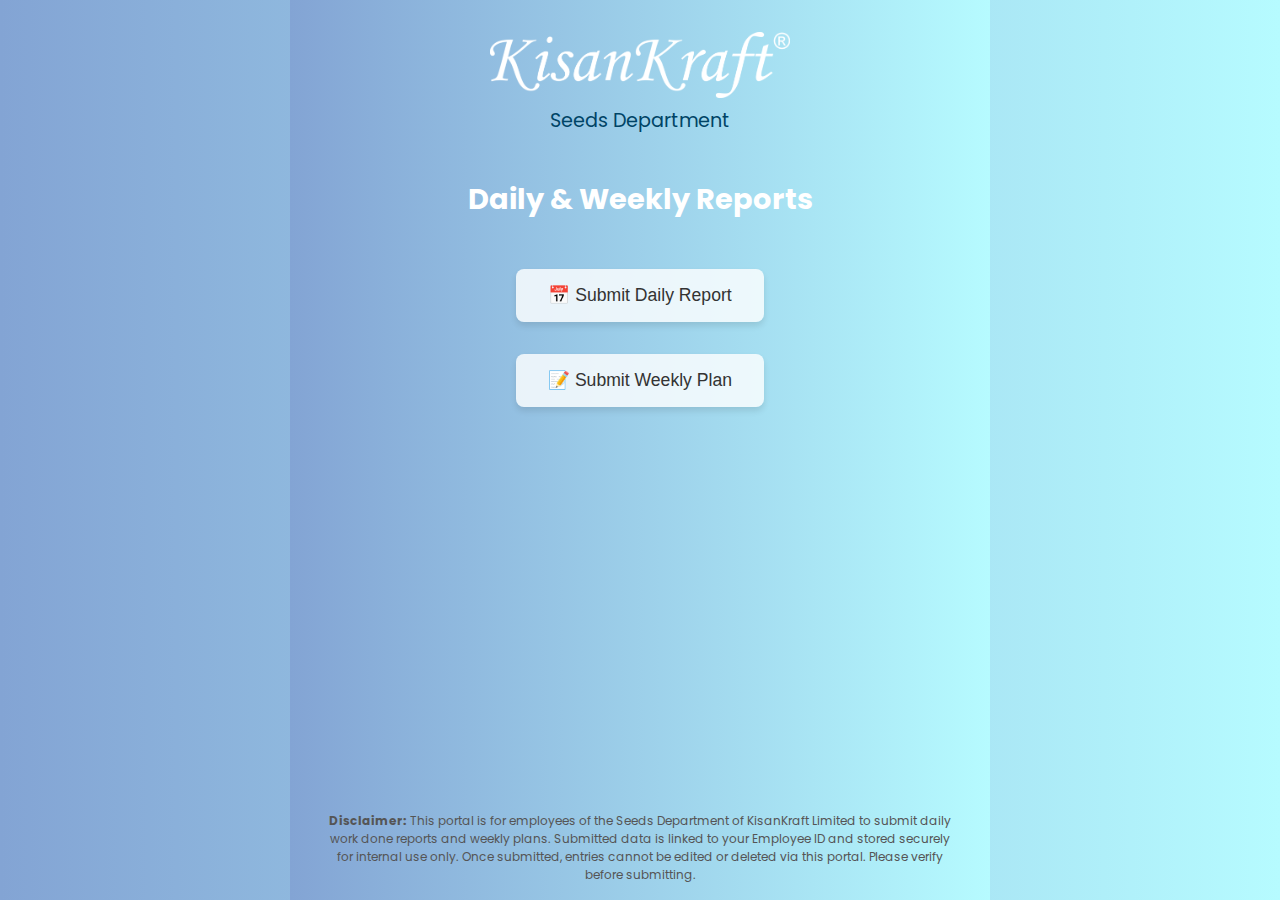
<file: index.html>
<!DOCTYPE html>
<html lang="en">
<head>
  <meta charset="UTF-8" />
  <meta name="viewport" content="width=device-width, initial-scale=1.0" />
  <title>KKL Work Reports</title>
  <link href="https://fonts.googleapis.com/css2?family=Poppins&display=swap" rel="stylesheet">
  <style>
    * {
      box-sizing: border-box;
    }

    html, body {
      font-family: 'Poppins', sans-serif;
      background: linear-gradient(to right, #83a4d4, #b6fbff);
      margin: 0;
      padding: 0;
      min-height: 100vh;
      display: flex;
      flex-direction: column;
      align-items: center;
    }

    body {
      justify-content: space-between;
    }

    main {
      display: flex;
      flex-direction: column;
      align-items: center;
      padding: 2rem;
      width: 100%;
    }

    .logo-img {
      width: 300px;
      max-width: 80%;
      margin-bottom: 0.5rem;
    }

    .subtitle {
      font-size: 1.2rem;
      color: #004466;
      margin-bottom: 1.5rem;
      text-align: center;
    }

    h1 {
      font-size: 1.8rem;
      color: #fff;
      margin-bottom: 2rem;
      text-align: center;
      width: 100%;
    }

    .button {
      background-color: #ffffffcc;
      color: #333;
      border: none;
      padding: 1rem 2rem;
      margin: 1rem;
      font-size: 1.1rem;
      border-radius: 8px;
      cursor: pointer;
      box-shadow: 0 4px 6px rgba(0,0,0,0.1);
      transition: all 0.3s ease;
    }

    .button:hover {
      background-color: #f0f0f0;
      transform: scale(1.05);
    }

    footer {
      font-size: 0.75rem;
      color: #555;
      background-color: transparent;
      text-align: center;
      padding: 1rem 2rem;
      width: 100%;
      max-width: 700px;
      position: relative;
      bottom: 0;
    }
  </style>
</head>
<body>

  <main>
    <!-- Logo Image -->
    <img src="logo.png" alt="KisanKraft Logo" class="logo-img" />

    <!-- Subtitle -->
    <div class="subtitle">Seeds Department</div>

    <!-- Main Heading -->
    <h1>Daily & Weekly Reports</h1>

    <!-- Buttons -->
    <button class="button" onclick="location.href='daily.html'">📅 Submit Daily Report</button>
    <button class="button" onclick="location.href='weekly.html'">📝 Submit Weekly Plan</button>
  </main>

  <!-- Footer Disclaimer -->
  <footer>
    <strong>Disclaimer:</strong> This portal is for employees of the Seeds Department of KisanKraft Limited to submit daily work done reports and weekly plans. Submitted data is linked to your Employee ID and stored securely for internal use only. Once submitted, entries cannot be edited or deleted via this portal. Please verify before submitting.
  </footer>

</body>
</html>
</file>
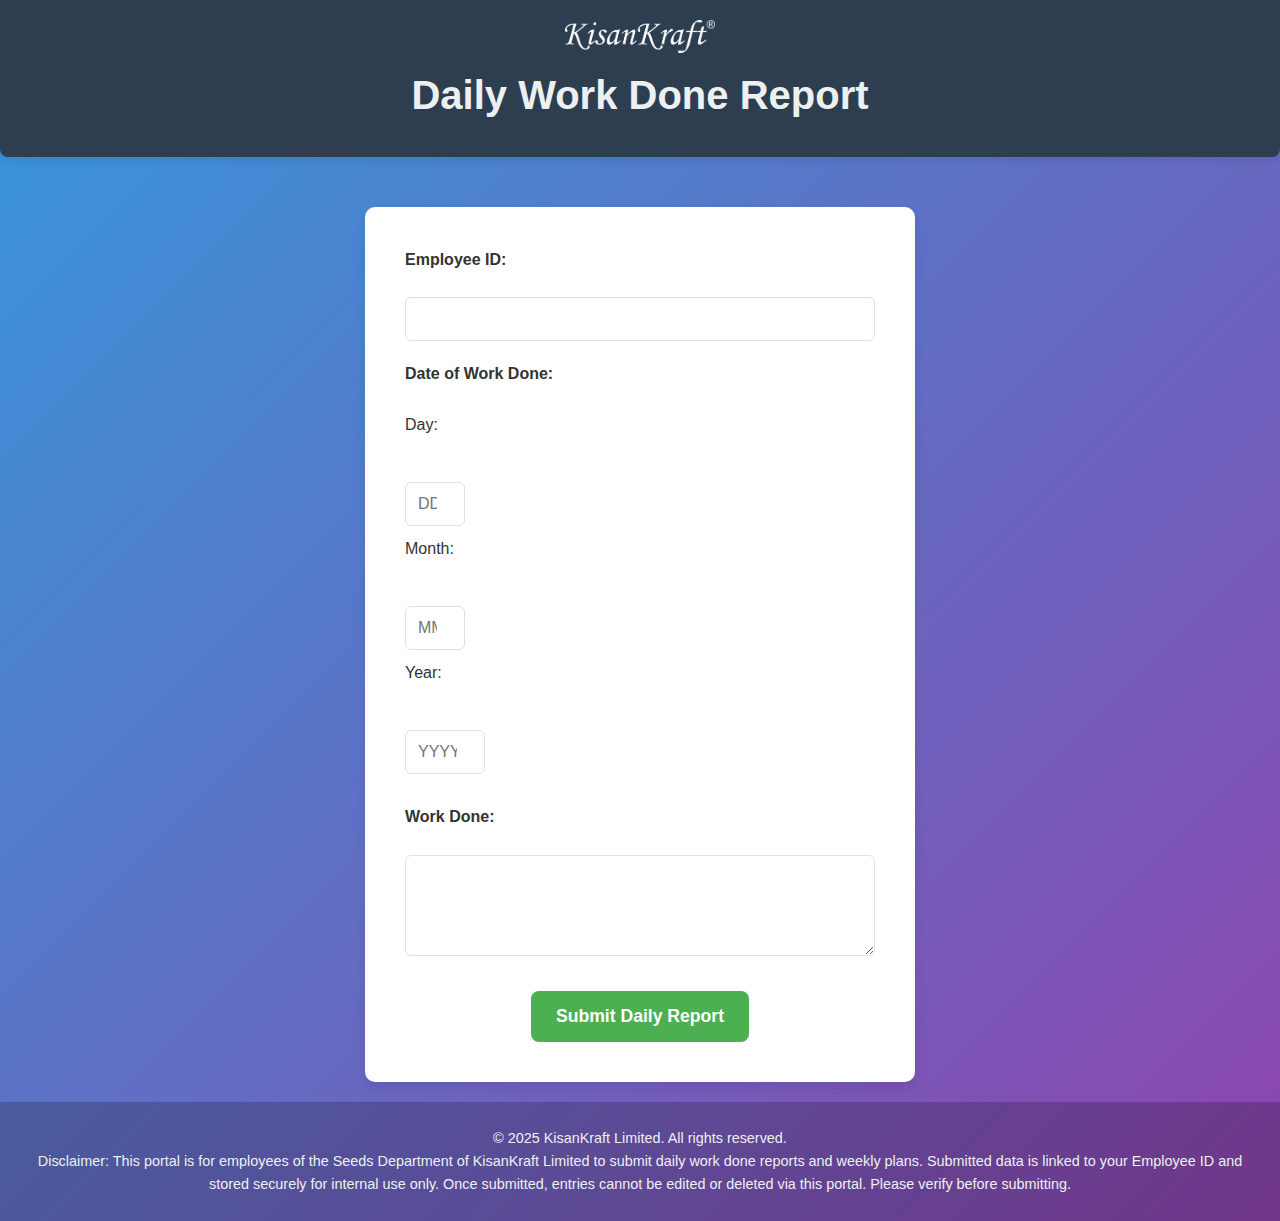
<file: daily.html>
<!DOCTYPE html>
<html lang="en">
<head>
    <meta charset="UTF-8">
    <meta name="viewport" content="width=device-width, initial-scale=1.0">
    <title>Daily Report</title>
    <link rel="stylesheet" href="style.css"> 
</head>
<body>
    <header>
        <img src="logo.png" alt="KisanKraft Limited Logo" class="header-logo-small">
        <h1>Daily Work Done Report</h1>
    </header>

    <main>
        <form id="daily-report-form" 
              action="https://docs.google.com/forms/d/e/1FAIpQLSeVIqmlE9FHCmCz8XQ3NbQKqLhPmcChgfE3b_SYAhkARtUlrg/formResponse" 
              method="POST" 
              target="google-form-iframe">

            <label for="employeeId">Employee ID:</label>
            <input type="number" id="employeeId" name="entry.1107464652" required>

            <label>Date of Work Done:</label>
            <div class="date-inputs">
                <label for="date_day">Day:</label>
                <input type="number" id="date_day" name="entry.1121565543_day" placeholder="DD" min="1" max="31" required style="width: 60px;">
                
                <label for="date_month">Month:</label>
                <input type="number" id="date_month" name="entry.1121565543_month" placeholder="MM" min="1" max="12" required style="width: 60px;">
                
                <label for="date_year">Year:</label>
                <input type="number" id="date_year" name="entry.1121565543_year" placeholder="YYYY" min="1900" max="2100" required style="width: 80px;">
            </div>

            <label for="workDone">Work Done:</label>
            <textarea id="workDone" name="entry.1252353547" rows="5" required></textarea>

            <button type="submit">Submit Daily Report</button>
        </form>
    </main>

    <footer>
        <p>&copy; 2025 KisanKraft Limited. All rights reserved.</p>
        <p class="disclaimer">
            Disclaimer: This portal is for employees of the Seeds Department of KisanKraft Limited to submit daily work done reports and weekly plans. Submitted data is linked to your Employee ID and stored securely for internal use only. Once submitted, entries cannot be edited or deleted via this portal. Please verify before submitting.
        </p>
    </footer>

    <iframe name="google-form-iframe" style="display:none;"></iframe>

    <div id="confirmationPopup" class="confirmation-popup">
        <div class="confirmation-content">
            <h2>Success!</h2>
            <p>Your report has been submitted successfully!</p>
            <button id="closePopupBtn">OK</button>
        </div>
    </div>

    <script src="script.js"></script> 
</body>
</html>
</file>
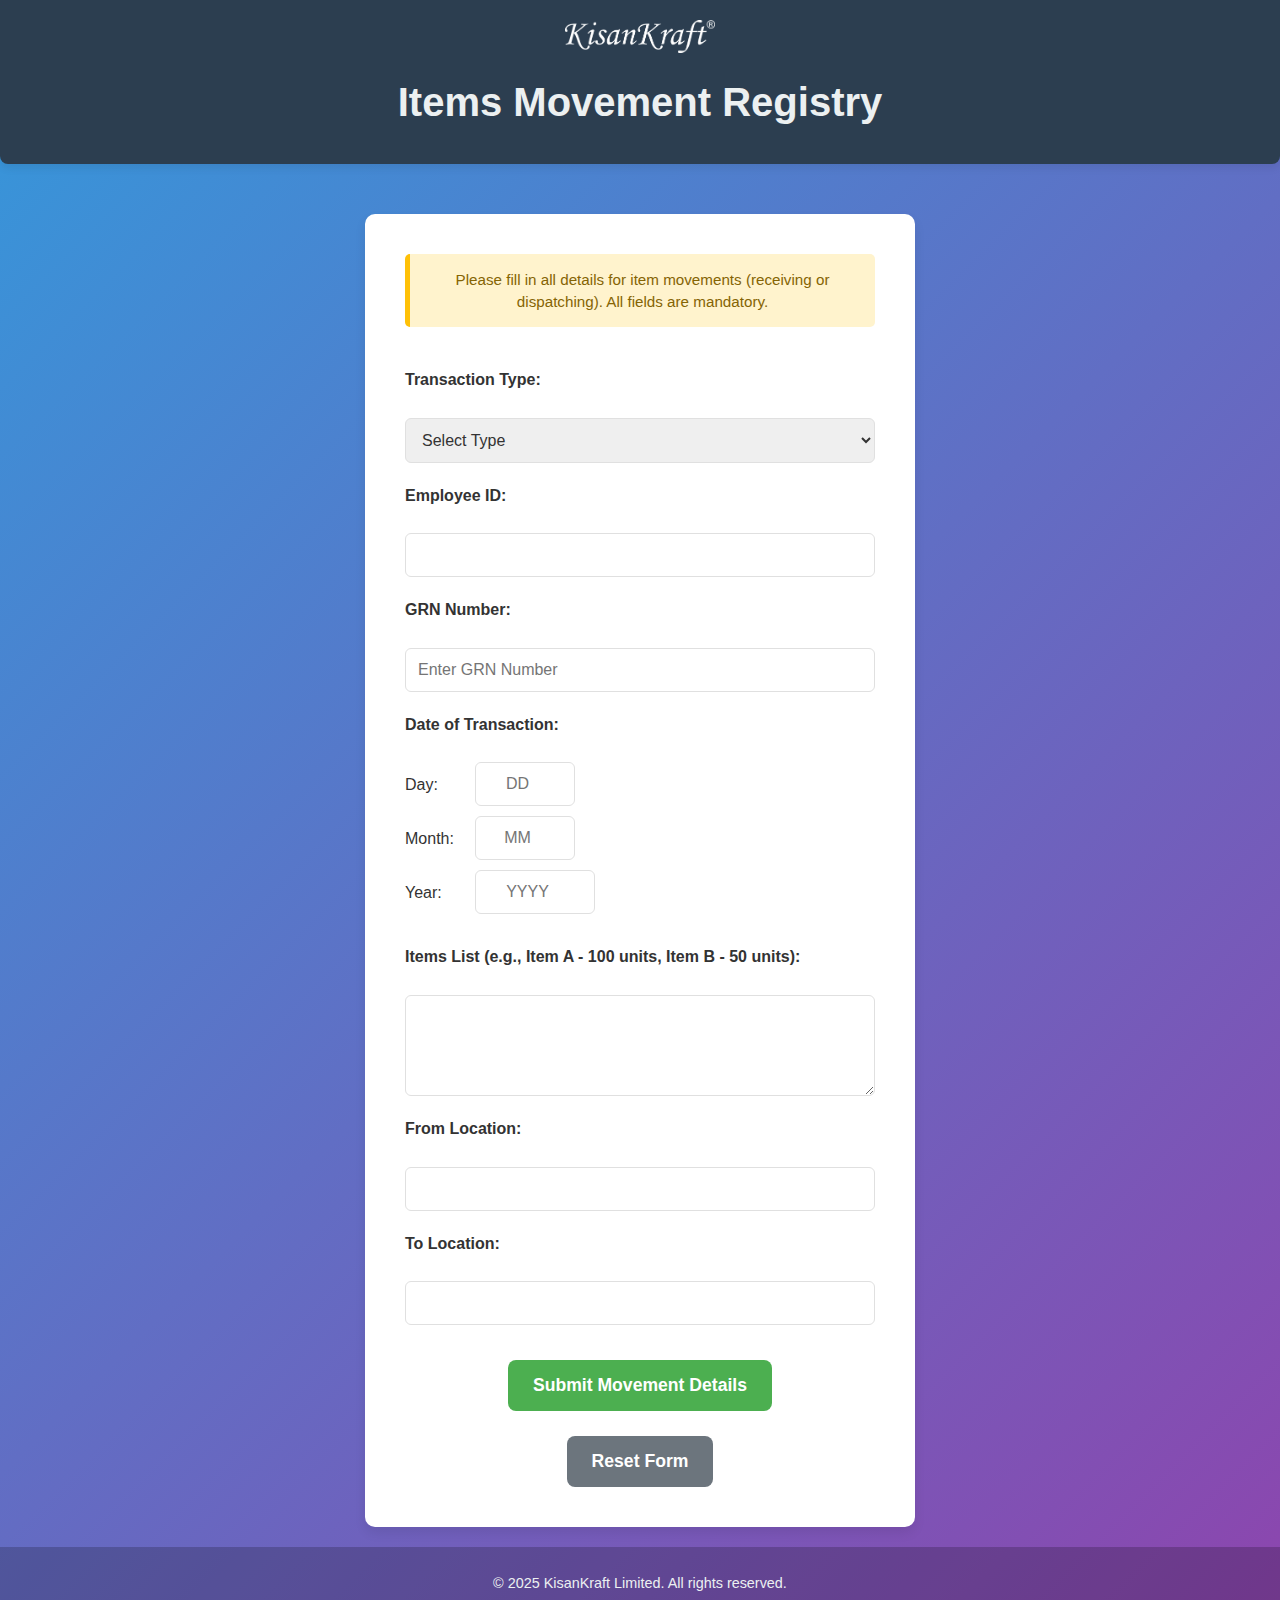
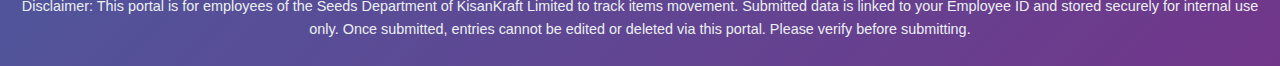
<file: grn.html>
<!DOCTYPE html>
<html lang="en">
<head>
    <meta charset="UTF-8">
    <meta name="viewport" content="width=device-width, initial-scale=1.0">
    <title>Items Movement Registry</title> <link rel="stylesheet" href="style.css"> 
     <link rel="icon" type="image/x-icon" href="/reports/favicon.ico">
     <link rel="apple-touch-icon" href="/reports/logo.png">
</head>
<body>
    <header>
        <a href="index.html">
            <img src="logo.png" alt="KisanKraft Limited Logo" class="header-logo-small">
        </a>
        <h1>Items Movement Registry</h1> </header>

    <main>
        <form id="grn-form" 
              action="https://docs.google.com/forms/d/e/1FAIpQLSeGXkyzIyldgZLbkmk5bybrNgGkd4nti8L0gPdAdxPWBosZLQ/formResponse" 
              method="POST" 
              target="google-form-iframe">

            <div class="form-guidance">
                Please fill in all details for item movements (receiving or dispatching). All fields are mandatory.
            </div>

            <label for="transactionType">Transaction Type:</label>
            <select id="transactionType" name="entry.330592842" required>
                <option value="">Select Type</option>
                <option value="Receiving">Receiving</option>
                <option value="Dispatching">Dispatching</option>
            </select>

            <label for="employeeId">Employee ID:</label>
            <input type="text" id="employeeId" name="entry.1542419140" required>

            <label for="grnNumber">GRN Number:</label>
            <input type="text" id="grnNumber" name="entry.1346210815" placeholder="Enter GRN Number" required>

            <label>Date of Transaction:</label>
            <div class="date-inputs">
                <div>
                    <label for="grn_date_day">Day:</label>
                    <input type="number" id="grn_date_day" name="entry.1832998449_day" placeholder="DD" min="1" max="31" required>
                </div>
                
                <div>
                    <label for="grn_date_month">Month:</label>
                    <input type="number" id="grn_date_month" name="entry.1832998449_month" placeholder="MM" min="1" max="12" required>
                </div>
                
                <div>
                    <label for="grn_date_year">Year:</label>
                    <input type="number" id="grn_date_year" name="entry.1832998449_year" placeholder="YYYY" min="1900" max="2100" required>
                </div>
            </div>

            <label for="itemsList">Items List (e.g., Item A - 100 units, Item B - 50 units):</label>
            <textarea id="itemsList" name="entry.689963996" rows="5" required></textarea>

            <label for="fromLocation">From Location:</label>
            <input type="text" id="fromLocation" name="entry.1161717631" required>

            <label for="toLocation">To Location:</label>
            <input type="text" id="toLocation" name="entry.977582924" required>

            <button type="submit">Submit Movement Details</button>
            <button type="button" id="resetGrnFormBtn" class="reset-btn">Reset Form</button>
        </form>
    </main>

    <footer>
        <p>&copy; 2025 KisanKraft Limited. All rights reserved.</p>
        <p class="disclaimer">
            Disclaimer: This portal is for employees of the Seeds Department of KisanKraft Limited to track items movement. Submitted data is linked to your Employee ID and stored securely for internal use only. Once submitted, entries cannot be edited or deleted via this portal. Please verify before submitting.
        </p>
    </footer>

    <iframe name="google-form-iframe" style="display:none;"></iframe>

    <div id="confirmationPopup" class="confirmation-popup">
        <div class="confirmation-content">
            <h2>Success!</h2>
            <p>Your report has been submitted successfully!</p>
            <button id="closePopupBtn">OK</button>
        </div>
    </div>

    <script src="script.js"></script> 
</body>
</html>
</file>
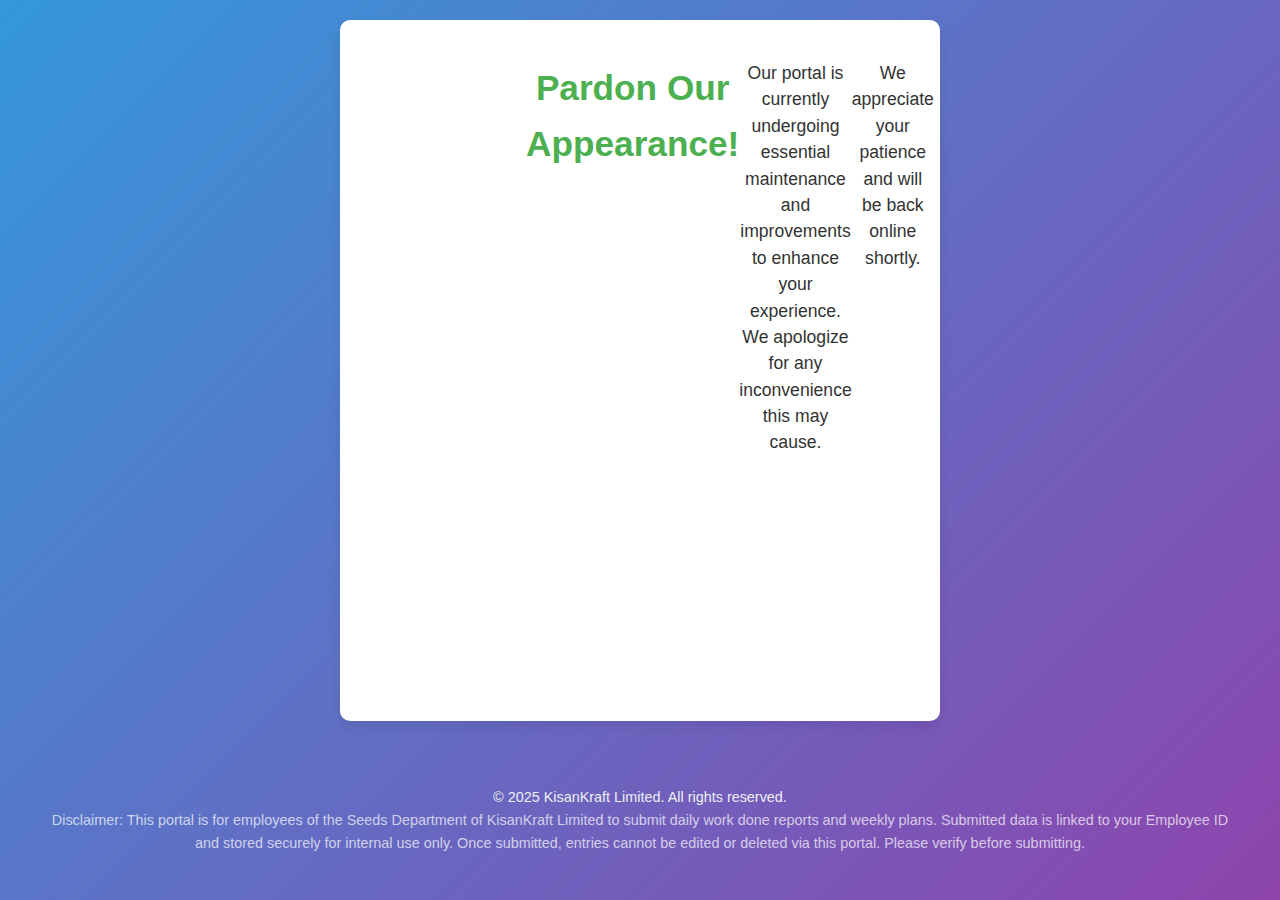
<file: maintenance.html>
<!DOCTYPE html>
<html lang="en">
<head>
    <meta charset="UTF-8">
    <meta name="viewport" content="width=device-width, initial-scale=1.0">
    <title>Portal Under Maintenance</title>
    <link rel="stylesheet" href="style.css"> 
    <style>
        /* Specific styles for the maintenance page to override/adjust general styles */
        body {
            display: flex;
            flex-direction: column;
            justify-content: center;
            align-items: center;
            min-height: 100vh; /* Ensure it takes full viewport height */
            text-align: center;
            padding: 20px;
        }

        .maintenance-container {
            background-color: var(--background-white);
            padding: 40px;
            border-radius: 10px;
            box-shadow: 0 6px 12px var(--shadow-light);
            max-width: 600px;
            width: 100%;
            margin: auto; /* Center the container */
        }

        .maintenance-container img {
            max-width: 180px; /* Adjust logo size for maintenance page */
            height: auto;
            margin-bottom: 25px;
        }

        .maintenance-container h1 {
            font-size: 2.2em;
            color: var(--primary-color);
            margin-bottom: 15px;
        }

        .maintenance-container p {
            font-size: 1.1em;
            color: var(--secondary-color);
            margin-bottom: 25px;
            line-height: 1.5;
        }

        footer {
            margin-top: 40px; /* Push footer down */
            background: none; /* Remove background for maintenance footer */
            color: var(--hero-text-light); /* Keep text light on body gradient */
        }

        .disclaimer {
            color: rgba(255, 255, 255, 0.7); /* Slightly lighter disclaimer text */
        }

        /* Responsive adjustments for maintenance page */
        @media (max-width: 768px) {
            .maintenance-container {
                padding: 30px;
            }
            .maintenance-container h1 {
                font-size: 1.8em;
            }
            .maintenance-container p {
                font-size: 1em;
            }
            .maintenance-container img {
                max-width: 150px;
            }
        }

        @media (max-width: 480px) {
            .maintenance-container {
                padding: 20px;
            }
            .maintenance-container h1 {
                font-size: 1.5em;
            }
            .maintenance-container p {
                font-size: 0.9em;
            }
            .maintenance-container img {
                max-width: 120px;
            }
        }
    </style>
</head>
<body>
    <main class="maintenance-container">
        <img src="logo.png" alt="KisanKraft Limited Logo">
        <h1>Pardon Our Appearance!</h1>
        <p>
            Our portal is currently undergoing essential maintenance and improvements to enhance your experience. 
            We apologize for any inconvenience this may cause.
        </p>
        <p>
            We appreciate your patience and will be back online shortly.
        </p>
    </main>

    <footer>
        <p>&copy; 2025 KisanKraft Limited. All rights reserved.</p>
        <p class="disclaimer">
            Disclaimer: This portal is for employees of the Seeds Department of KisanKraft Limited to submit daily work done reports and weekly plans. Submitted data is linked to your Employee ID and stored securely for internal use only. Once submitted, entries cannot be edited or deleted via this portal. Please verify before submitting.
        </p>
    </footer>
</body>
</html>
</file>
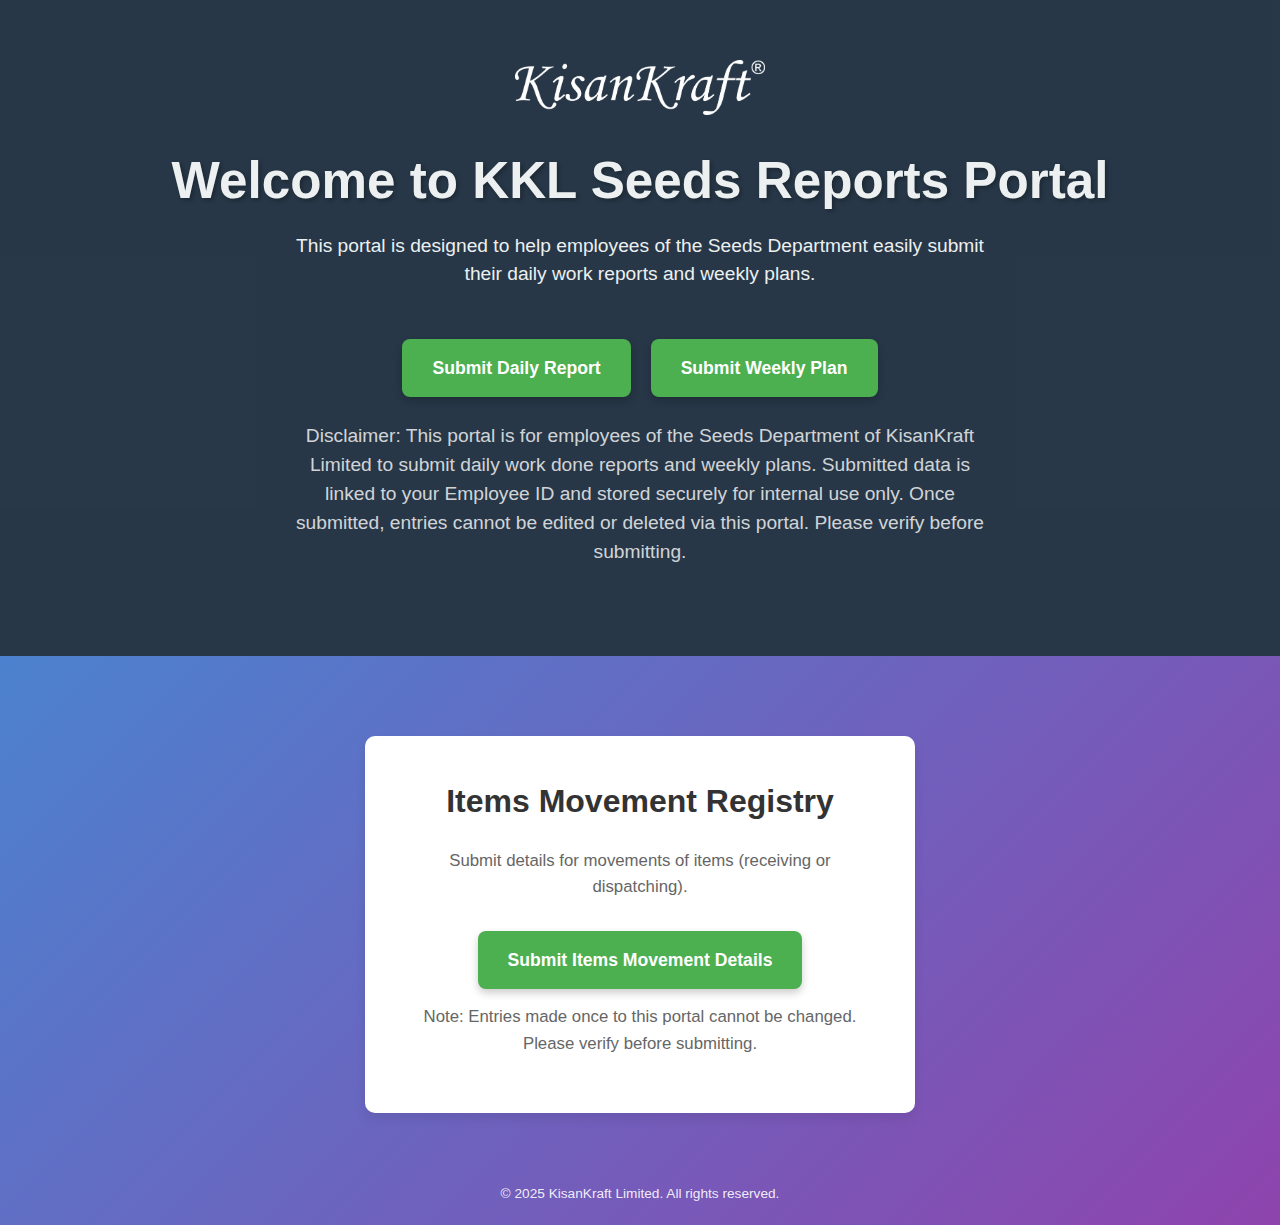
<file: original_index.html>
<!DOCTYPE html>
<html lang="en">
<head>
    <meta charset="UTF-8">
    <meta name="viewport" content="width=device-width, initial-scale=1.0">
    <title>KKL Seeds Reports Portal</title>
    <link rel="stylesheet" href="style.css"> 
</head>
<body>
    <header class="index-hero"> 
        <img src="logo.png" alt="KisanKraft Limited Logo" class="hero-logo">
        <h1>Welcome to KKL Seeds Reports Portal</h1>
        <p>This portal is designed to help employees of the Seeds Department easily submit their daily work reports and weekly plans.</p> 
        <nav class="main-nav"> 
            <ul>
                <li><a href="daily.html">Submit Daily Report</a></li>
                <li><a href="weekly.html">Submit Weekly Plan</a></li>
            </ul>
        </nav>
        <p class="disclaimer header-disclaimer"> 
            Disclaimer: This portal is for employees of the Seeds Department of KisanKraft Limited to submit daily work done reports and weekly plans. Submitted data is linked to your Employee ID and stored securely for internal use only. Once submitted, entries cannot be edited or deleted via this portal. Please verify before submitting.
        </p>
    </header>

    <main>
        <section class="grn-section">
            <h2>Items Movement Registry</h2>
            <p>Submit details for movements of items (receiving or dispatching).</p>
            <a href="grn.html" class="grn-link-button">Submit Items Movement Details</a>
            <p class="grn-disclaimer">
                Note: Entries made once to this portal cannot be changed. Please verify before submitting.
            </p>
        </section>
    </main>

    <footer>
        <p>&copy; 2025 KisanKraft Limited. All rights reserved.</p>
    </footer>
</body>
</html>
</file>
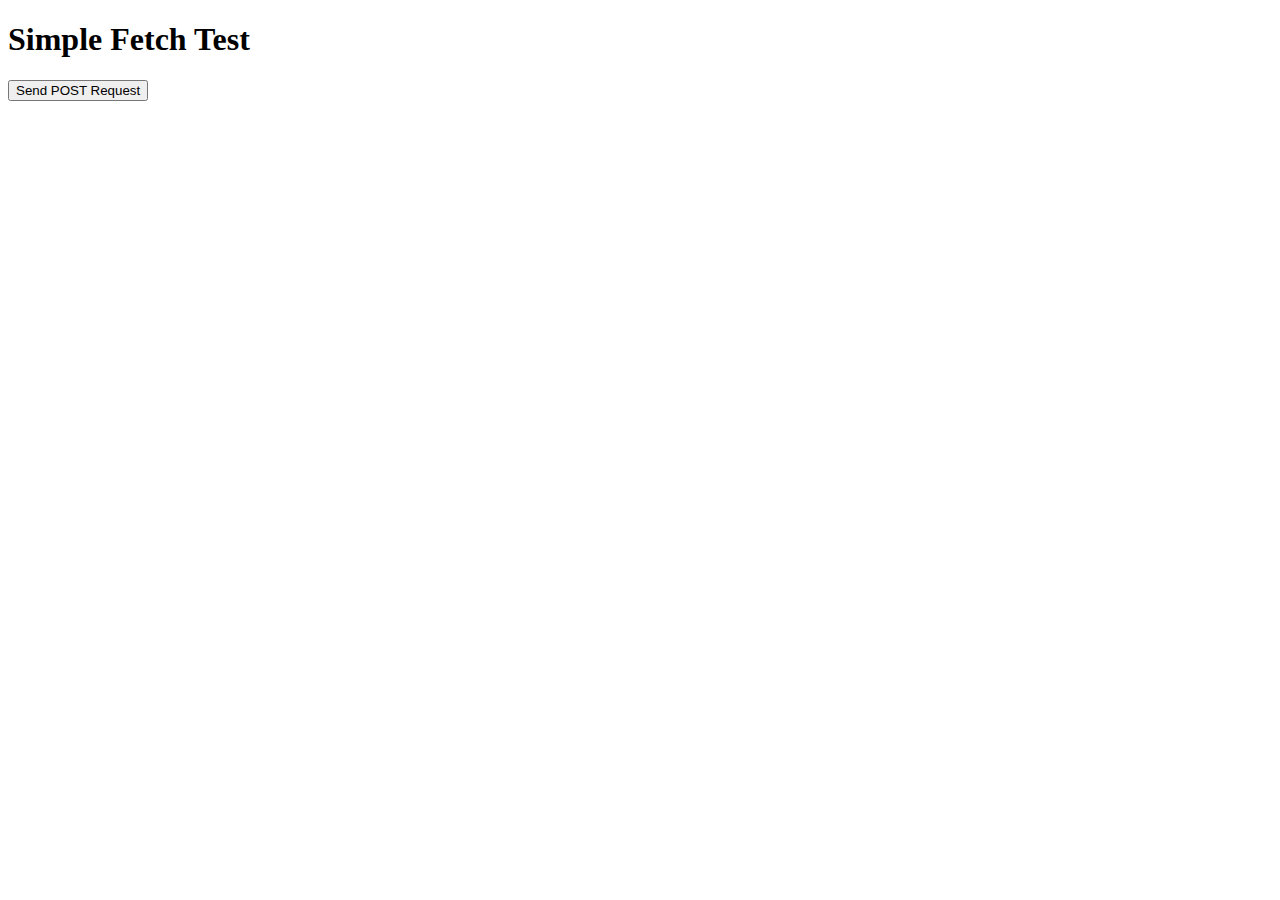
<file: test.html>
<!DOCTYPE html>
<html>
<head>
  <title>Test Fetch</title>
</head>
<body>
  <h1>Simple Fetch Test</h1>
  <button id="testButton">Send POST Request</button>
  <div id="response"></div>

  <script>
    const TEST_WEB_APP_URL = 'PASTE_THE_NEW_URL_FROM_YOUR_MVE_DEPLOYMENT_HERE';

    document.getElementById('testButton').addEventListener('click', async () => {
      const responseDiv = document.getElementById('response');
      responseDiv.textContent = 'Sending request...';

      try {
        const res = await fetch(TEST_WEB_APP_URL, {
          method: 'POST',
          mode: 'cors',
          cache: 'no-cache',
          headers: {
            'Content-Type': 'application/json',
          },
          redirect: 'follow',
          body: JSON.stringify({ testData: 'Hello World' }),
        });

        const data = await res.json();
        responseDiv.textContent = `Response: ${JSON.stringify(data)}`;
      } catch (error) {
        responseDiv.textContent = `Error: ${error.message}`;
        console.error('Fetch error:', error);
      }
    });
  </script>
</body>
</html>
</file>
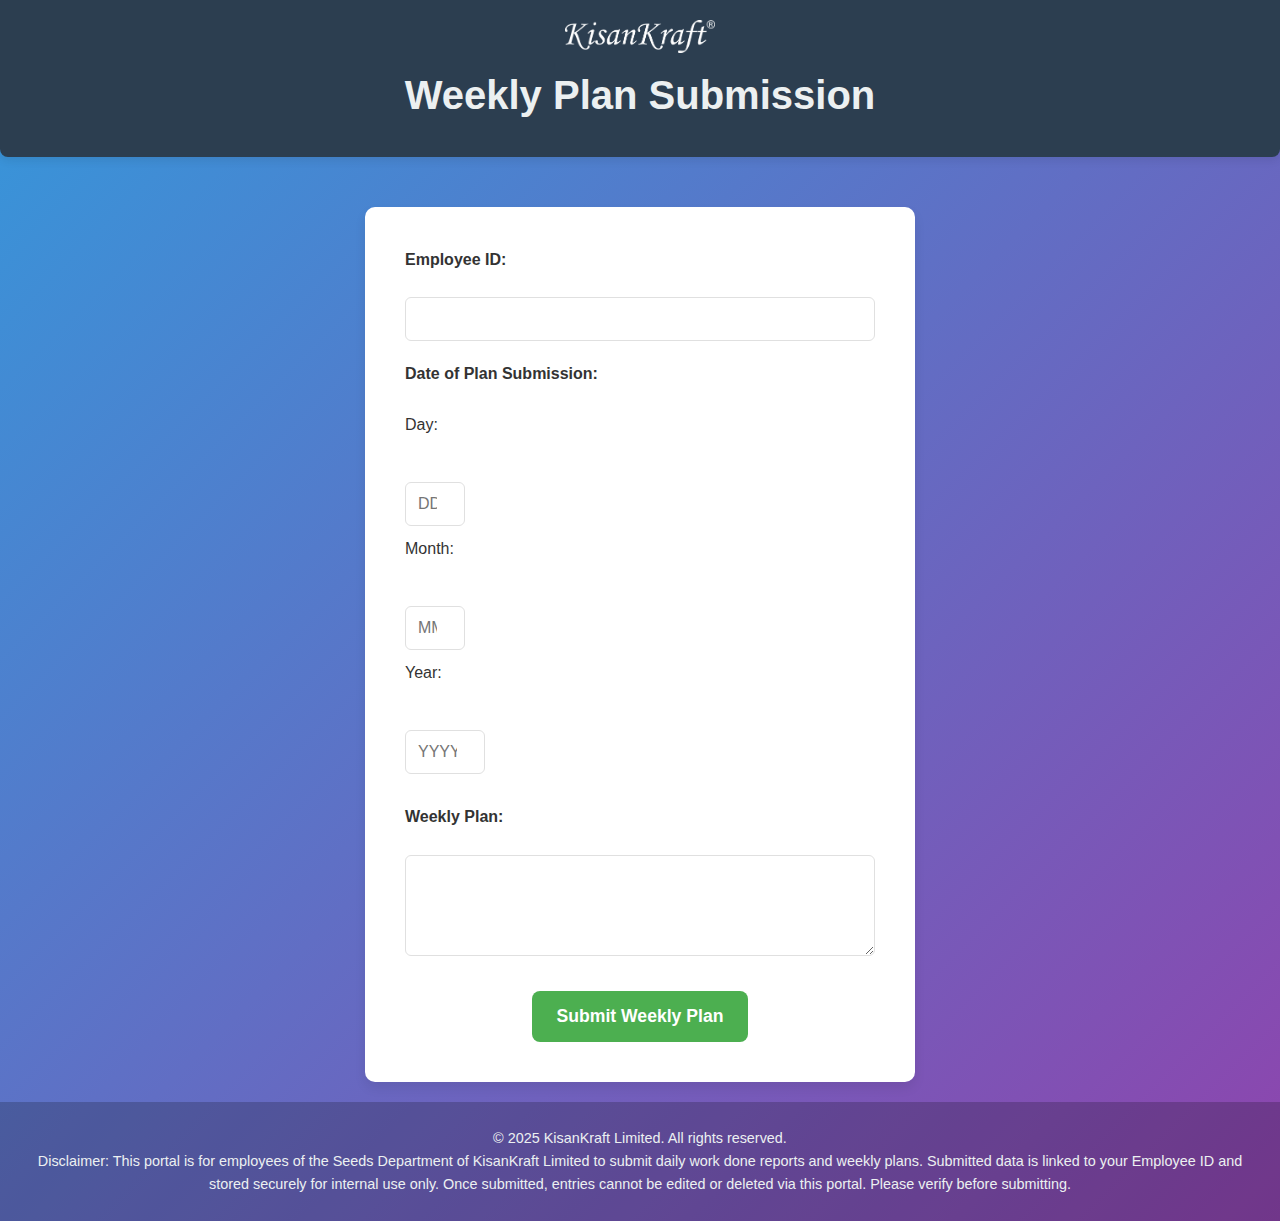
<file: weekly.html>
<!DOCTYPE html>
<html lang="en">
<head>
    <meta charset="UTF-8">
    <meta name="viewport" content="width=device-width, initial-scale=1.0">
    <title>Weekly Plan</title>
    <link rel="stylesheet" href="style.css"> 
</head>
<body>
    <header>
        <img src="logo.png" alt="KisanKraft Limited Logo" class="header-logo-small">
        <h1>Weekly Plan Submission</h1>
    </header>

    <main>
        <form id="weekly-report-form" 
              action="https://docs.google.com/forms/d/e/1FAIpQLSc7Q8w6fCfLpbIqVJIcCGJn2iTcWY8KW1m0qgMdCoAtnI1Dzg/formResponse" 
              method="POST" 
              target="google-form-iframe">

            <label for="employeeId">Employee ID:</label>
            <input type="number" id="employeeId" name="entry.1107464652" required>

            <label>Date of Plan Submission:</label>
            <div class="date-inputs">
                <label for="date_day">Day:</label>
                <input type="number" id="date_day" name="entry.1121565543_day" placeholder="DD" min="1" max="31" required style="width: 60px;">
                
                <label for="date_month">Month:</label>
                <input type="number" id="date_month" name="entry.1121565543_month" placeholder="MM" min="1" max="12" required style="width: 60px;">
                
                <label for="date_year">Year:</label>
                <input type="number" id="date_year" name="entry.1121565543_year" placeholder="YYYY" min="1900" max="2100" required style="width: 80px;">
            </div>

            <label for="plan">Weekly Plan:</label>
            <textarea id="plan" name="entry.1252353547" rows="5" required></textarea>

            <button type="submit">Submit Weekly Plan</button>
        </form>
    </main>

    <footer>
        <p>&copy; 2025 KisanKraft Limited. All rights reserved.</p>
        <p class="disclaimer">
            Disclaimer: This portal is for employees of the Seeds Department of KisanKraft Limited to submit daily work done reports and weekly plans. Submitted data is linked to your Employee ID and stored securely for internal use only. Once submitted, entries cannot be edited or deleted via this portal. Please verify before submitting.
        </p>
    </footer>

    <iframe name="google-form-iframe" style="display:none;"></iframe>

    <script src="script.js"></script>
</body>
</html>
</file>
<file: style.css>
/* Basic Resets & Global Styles */
:root {
    --primary-color: #4CAF50; /* Green for actions */
    --secondary-color: #333; /* Dark text */
    --accent-color: #007bff; /* Blue for links/highlights */
    --background-light: #f4f7f6; /* Light background for forms */
    --background-white: #ffffff; /* Card/form background */
    --border-color: #e0e0e0; /* Light borders */
    --text-light: #666; /* Lighter text */
    --shadow-light: rgba(0, 0, 0, 0.08);

    /* Colors for landing page & general headers */
    --hero-bg-dark: #2c3e50; /* Dark blue/grey for hero section and general headers */
    --hero-text-light: #ecf0f1; /* Light text on dark background */
    --gradient-start: #3498db; /* A blue */
    --gradient-end: #8e44ad;   /* A purple */
}

* {
    margin: 0;
    padding: 0;
    box-sizing: border-box;
}

body {
    font-family: 'Segoe UI', Tahoma, Geneva, Verdana, sans-serif;
    line-height: 1.6;
    color: var(--secondary-color);
    background: linear-gradient(135deg, var(--gradient-start), var(--gradient-end)); /* Colorful gradient background */
    display: flex;
    flex-direction: column;
    min-height: 100vh;
    padding: 0; /* Remove overall padding, sections will handle it */
}

/* General Header (Applies to daily/weekly report pages by default) */
header {
    background-color: var(--hero-bg-dark); /* Dark background for logo visibility */
    color: var(--hero-text-light); /* Light text on dark background */
    padding: 20px 30px;
    border-radius: 0 0 8px 8px; /* Rounded bottom corners */
    box-shadow: 0 4px 8px var(--shadow-light);
    margin-bottom: 30px;
    text-align: center;
    display: flex; /* Use flexbox for layout */
    flex-direction: column; /* Stack logo and title */
    align-items: center; /* Center items horizontally */
    justify-content: center;
}

/* Title in Header (General) */
header h1 {
    color: var(--hero-text-light); /* Ensure text is light on dark header */
    margin-bottom: 10px;
    font-size: 2.5em;
    font-weight: 600;
}

/* Logo in general header (for daily/weekly pages) */
.header-logo-small {
    max-width: 150px; /* Smaller size for report pages */
    height: auto;
    margin-bottom: 10px; /* Space between logo and title */
}

/* --- Specific Styles for the Index Page Header (Hero Section) --- */
.index-hero {
    /* These properties will override the general 'header' properties for the index page */
    padding: 60px 20px; /* More padding for a hero feel */
    border-radius: 0; /* No rounded corners for the hero section */
    box-shadow: none; /* Remove shadow if it clashes with hero look */
    min-height: 40vh; /* Make it take up more vertical space */
    position: relative;
    /* Other flexbox properties are inherited from 'header' and apply well */
}

.index-hero::before { /* Subtle overlay for texture/depth */
    content: '';
    position: absolute;
    top: 0; left: 0; right: 0; bottom: 0;
    background: rgba(0,0,0,0.1);
    pointer-events: none;
}

.index-hero h1 {
    font-size: 3.2em; /* Larger for impact */
    text-shadow: 2px 2px 4px rgba(0,0,0,0.3); /* Subtle text shadow */
    z-index: 1; /* Bring text above overlay */
}

.index-hero p {
    font-size: 1.2em;
    margin-bottom: 30px;
    max-width: 700px;
    line-height: 1.5;
    z-index: 1;
}

/* Logo in Hero Header (for index page) */
.hero-logo {
    max-width: 250px; /* Larger size for the hero logo */
    height: auto;
    margin-bottom: 25px;
    z-index: 1;
}

/* Main Navigation (General) */
nav ul {
    list-style: none;
    padding: 0;
    display: flex;
    justify-content: center;
    gap: 25px;
}

nav a {
    text-decoration: none;
    color: var(--secondary-color);
    font-weight: 500;
    padding: 8px 15px;
    border-radius: 5px;
    transition: background-color 0.3s ease, color 0.3s ease;
}

/* --- Specific Nav Styling for Index Page --- */
.index-hero nav.main-nav {
    margin-top: 20px; /* Space from description */
    z-index: 1;
}

.index-hero nav.main-nav ul {
    gap: 20px; /* Adjust gap for main nav links */
    flex-wrap: wrap; /* Allow links to wrap on smaller screens */
    flex-direction: row; /* Default for larger screens */
}

.index-hero nav.main-nav a {
    background-color: var(--primary-color); /* Green background for main links */
    color: var(--background-white);
    padding: 15px 30px; /* Larger clickable area */
    border-radius: 8px;
    font-size: 1.1em;
    font-weight: 600;
    box-shadow: 0 4px 8px rgba(0,0,0,0.2);
    transition: background-color 0.3s ease, transform 0.2s ease, box-shadow 0.3s ease;
    display: inline-block;
    min-width: 200px;
    text-align: center;
}

.index-hero nav.main-nav a:hover {
    background-color: #45a049; /* Darker green on hover */
    transform: translateY(-3px); /* Lift effect */
    box-shadow: 0 6px 12px rgba(0,0,0,0.3);
}

/* Main Content Area (General, mostly for forms) */
main {
    flex-grow: 1;
    display: flex;
    justify-content: center;
    align-items: flex-start; /* Align forms to the top */
    padding: 20px; /* Overall padding for content */
}

/* Form Container Styling (for daily/weekly reports) */
form {
    background-color: var(--background-white);
    padding: 40px;
    border-radius: 10px;
    box-shadow: 0 6px 12px var(--shadow-light);
    width: 100%;
    max-width: 550px; /* Max width for readability */
    display: flex;
    flex-direction: column;
    gap: 20px; /* Space between form elements */
    margin: auto; /* Center the form if main is not flex */
}

/* Styling for the guidance message */
.form-guidance {
    background-color: #fff3cd; /* Light yellow background */
    border-left: 5px solid #ffc107; /* Yellow left border */
    padding: 15px;
    margin-bottom: 20px; /* Space below the message */
    border-radius: 5px;
    font-size: 0.95em;
    color: #856404; /* Dark yellow text */
    text-align: center;
    line-height: 1.4;
    font-weight: 500;
}


form label {
    font-weight: 600;
    color: var(--secondary-color);
    margin-bottom: 5px;
    display: block;
}

form input[type="text"],
form input[type="number"],
form textarea,
form select { /* Added select to general input styling */
    width: 100%;
    padding: 12px;
    border: 1px solid var(--border-color);
    border-radius: 6px;
    font-size: 1em;
    color: var(--secondary-color);
    transition: border-color 0.3s ease, box-shadow 0.3s ease;
}

form input[type="text"]:focus,
form input[type="number"]:focus,
form textarea:focus,
form select:focus { /* Added select to focus styling */
    border-color: var(--primary-color);
    box-shadow: 0 0 0 3px rgba(76, 175, 80, 0.2);
    outline: none;
}

form textarea {
    resize: vertical;
    min-height: 100px;
}

/* Date Inputs Specific Styling */
.date-inputs {
    display: flex;
    flex-direction: column; /* CRITICAL: Stack items vertically */
    gap: 10px; /* Space between stacked date components */
    align-items: flex-start; /* Align labels/inputs to the start */
    padding-bottom: 10px; /* Add some space below the date section */
}

.date-inputs > div { /* A new wrapper div for each label-input pair */
    display: flex;
    align-items: center;
    gap: 10px; /* Space between label and input */
    width: 100%; /* Take full width of its parent (.date-inputs) */
    max-width: 250px; /* Limit overall width of a date component for better form alignment */
}

.date-inputs label {
    margin-bottom: 0;
    flex-shrink: 0; /* Prevent labels from shrinking */
    white-space: nowrap; /* Keep labels on one line */
    font-weight: normal; /* Less bold than main form labels */
    flex-basis: 60px; /* Give labels a fixed base width for alignment */
}

.date-inputs input {
    flex-grow: 1; /* Allow input to take remaining space */
    flex-shrink: 1; /* Allow input to shrink */
    max-width: 100px; /* Maximum reasonable width for the date input */
    text-align: center;
    padding: 8px;
    font-size: 0.95em;
    box-sizing: border-box;
}

/* Specific styling for the Year input, allow it to be a bit wider */
.date-inputs input[placeholder="YYYY"] {
    max-width: 120px; /* Allow year input to be slightly wider */
}

/* Submit Button */
button[type="submit"] {
    background-color: var(--primary-color);
    color: var(--background-white);
    padding: 15px 25px;
    border: none;
    border-radius: 8px;
    font-size: 1.1em;
    font-weight: 600;
    cursor: pointer;
    transition: background-color 0.3s ease, transform 0.2s ease;
    align-self: center;
    margin-top: 15px;
}

button[type="submit"]:hover {
    background-color: #45a049;
    transform: translateY(-2px);
}

button[type="submit"]:active {
    background-color: #3e8e41;
    transform: translateY(0);
}

/* Reset button styling */
.reset-btn {
    background-color: #6c757d; /* Grey for reset */
    color: var(--background-white);
    padding: 15px 25px;
    border: none;
    border-radius: 8px;
    font-size: 1.1em;
    font-weight: 600;
    cursor: pointer;
    transition: background-color 0.3s ease, transform 0.2s ease;
    align-self: center; /* Align with submit button */
    margin-top: 5px; /* Adjust spacing */
}

.reset-btn:hover {
    background-color: #5a6268;
    transform: translateY(-2px);
}

/* Footer */
footer {
    text-align: center;
    padding: 25px 20px;
    color: var(--hero-text-light); /* Kept for general dark background, will override for index */
    font-size: 0.9em;
    margin-top: auto;
    background: rgba(0,0,0,0.2); /* Kept for general dark background, will override for index */
}

/* Specific footer style for index.html (only copyright statement) */
.index-hero + main + footer { /* Selects footer after main which is after index-hero header */
    background: none; /* No background for this footer */
    color: var(--hero-text-light); /* Keep text light on body gradient */
    box-shadow: none;
    padding-top: 20px; /* Adjust padding if needed */
    padding-bottom: 20px;
}

.index-hero + main + footer p {
    color: rgba(255, 255, 255, 0.9); /* Ensure copyright text is light and visible */
    font-size: 0.95em;
    margin-bottom: 0; /* Remove extra margin if any */
}


/* Disclaimer in Header (new position) */
.header-disclaimer {
    font-size: 0.75em;
    color: rgba(255, 255, 255, 0.8);
    margin-top: 25px; /* Space it from the nav links */
    line-height: 1.4;
    max-width: 800px;
    margin-left: auto;
    margin-right: auto;
    z-index: 1; /* Ensure it's above the overlay */
}


/* GRN Section in Main Content (the "light box") */
.grn-section {
    background-color: var(--background-white);
    padding: 40px;
    border-radius: 10px;
    box-shadow: 0 6px 12px var(--shadow-light);
    width: 100%;
    max-width: 550px; /* Same max-width as forms for consistency */
    display: flex;
    flex-direction: column;
    align-items: center; /* Center content within the box */
    gap: 15px; /* Space between elements in the box */
    margin-top: 30px; /* Space from the header */
    margin-bottom: 30px; /* Space from the footer */
    text-align: center; /* Center text */
}

.grn-section h2 {
    color: var(--secondary-color);
    font-size: 2em;
    margin-bottom: 5px;
}

.grn-section p {
    color: var(--text-light);
    font-size: 1.05em;
    margin-bottom: 15px;
}

.grn-link-button {
    background-color: var(--primary-color);
    color: var(--background-white);
    padding: 15px 30px;
    border: none;
    border-radius: 8px;
    font-size: 1.1em;
    font-weight: 600;
    text-decoration: none; /* Remove underline from link */
    cursor: pointer;
    transition: background-color 0.3s ease, transform 0.2s ease, box-shadow 0.3s ease;
    box-shadow: 0 4px 8px rgba(0,0,0,0.2);
}

.grn-link-button:hover {
    background-color: #45a049;
    transform: translateY(-3px);
    box-shadow: 0 6px 12px rgba(0,0,0,0.3);
}


/* Confirmation Pop-up Styling (unchanged, but included for completeness) */
.confirmation-popup {
    display: none;
    position: fixed;
    top: 0;
    left: 0;
    width: 100%;
    height: 100%;
    background-color: rgba(0, 0, 0, 0.6);
    backdrop-filter: blur(5px);
    z-index: 1000;
    justify-content: center;
    align-items: center;
    opacity: 0;
    transition: opacity 0.3s ease;
}

.confirmation-popup.show {
    display: flex;
    opacity: 1;
}

.confirmation-content {
    background-color: var(--background-white);
    padding: 35px 45px;
    border-radius: 10px;
    box-shadow: 0 8px 16px var(--shadow-light);
    text-align: center;
    max-width: 400px;
    transform: translateY(-20px);
    transition: transform 0.3s ease;
}

.confirmation-popup.show .confirmation-content {
    transform: translateY(0);
}

.confirmation-content h2 {
    color: var(--primary-color);
    margin-bottom: 15px;
    font-size: 1.8em;
    font-weight: 600;
}

.confirmation-content p {
    color: var(--secondary-color);
    font-size: 1.1em;
    margin-bottom: 25px;
}

.confirmation-content button {
    background-color: var(--primary-color);
    color: var(--background-white);
    padding: 12px 25px;
    border: none;
    border-radius: 8px;
    font-size: 1em;
    font-weight: 500;
    cursor: pointer;
    transition: background-color 0.3s ease, transform 0.2s ease;
}

.confirmation-content button:hover {
    background-color: #45a049;
    transform: translateY(-1px);
}

/* --- Responsive adjustments --- */
@media (max-width: 768px) {
    body {
        padding: 0;
    }
    header, .index-hero {
        padding: 30px 15px;
    }
    header h1, .index-hero h1 {
        font-size: 2.2em;
    }
    .index-hero p {
        font-size: 1em;
        margin-bottom: 20px;
    }
    /* Index page nav adjustments */
    .index-hero nav.main-nav ul {
        flex-direction: column;
        gap: 15px;
    }
    .index-hero nav.main-nav a {
        width: 80%;
        max-width: 300px;
        margin: 0 auto;
        display: block;
    }
    /* General nav (for daily/weekly pages) adjustments */
    nav ul {
        flex-direction: column;
        gap: 15px;
    }
    nav a {
        padding: 10px 20px;
        display: block;
    }

    form {
        padding: 25px;
        gap: 15px;
    }
    .confirmation-content {
        padding: 25px 30px;
        max-width: 90%;
    }
    footer {
        padding: 20px 15px;
    }
    .form-guidance {
        padding: 10px;
        font-size: 0.9em;
    }

    /* Responsive for GRN Section */
    .grn-section {
        padding: 25px;
        margin-left: 15px;
        margin-right: 15px;
    }
    .grn-section h2 {
        font-size: 1.8em;
    }
    .grn-section p {
        font-size: 0.95em;
    }
    .grn-link-button {
        padding: 12px 25px;
        font-size: 1em;
    }
}

@media (max-width: 480px) {
    .index-hero h1 {
        font-size: 1.8em;
    }
    .hero-logo {
        max-width: 200px;
    }
    .index-hero p {
        font-size: 0.9em;
    }
    .index-hero nav.main-nav a {
        font-size: 1em;
        padding: 10px 20px;
    }
    form {
        padding: 15px;
    }
    /* Date inputs specific adjustments for very small screens */
    .date-inputs > div {
        max-width: 200px; /* Tighter max-width for each date component */
    }
    .date-inputs label {
        font-size: 0.85em; /* Slightly smaller label font */
        flex-basis: 50px; /* Slightly reduce label base width */
    }
    .date-inputs input {
        padding: 6px;
        font-size: 0.85em;
    }
    .date-inputs input[placeholder="YYYY"] {
        max-width: 100px; /* Allow year to be a bit wider */
    }
    .disclaimer {
        font-size: 0.7em;
    }

    /* Responsive for GRN Section */
    .grn-section {
        padding: 20px;
    }
    .grn-section h2 {
        font-size: 1.6em;
    }
    .grn-section p {
        font-size: 0.9em;
    }
}
</file>
